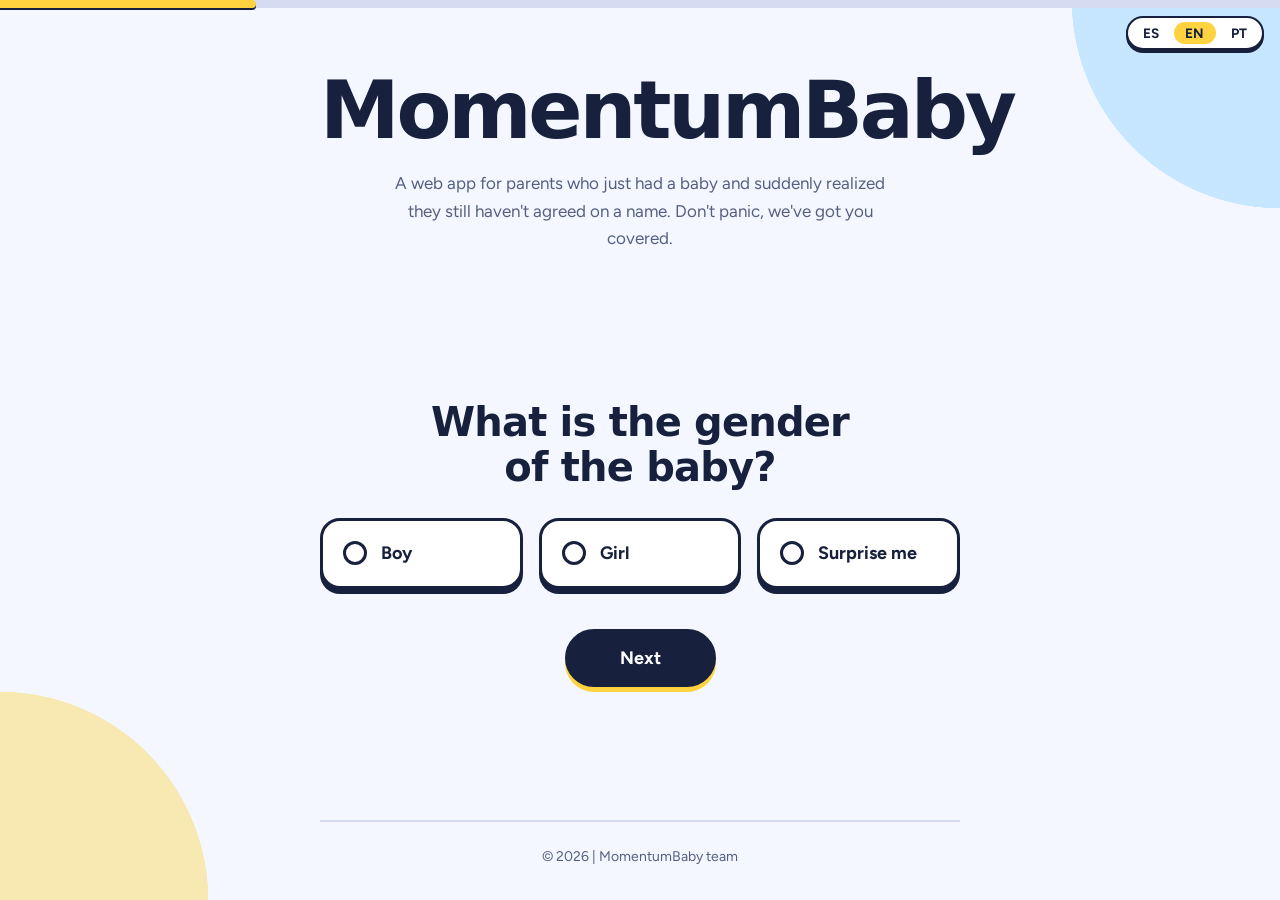
<file: index.html>
<!DOCTYPE html><html lang="es"><head><meta charset="utf-8"><meta http-equiv="refresh" content="0; url=index/index.html"><title>MomentumBaby</title></head><body><a href="index/index.html">MomentumBaby</a></body></html>
</file>
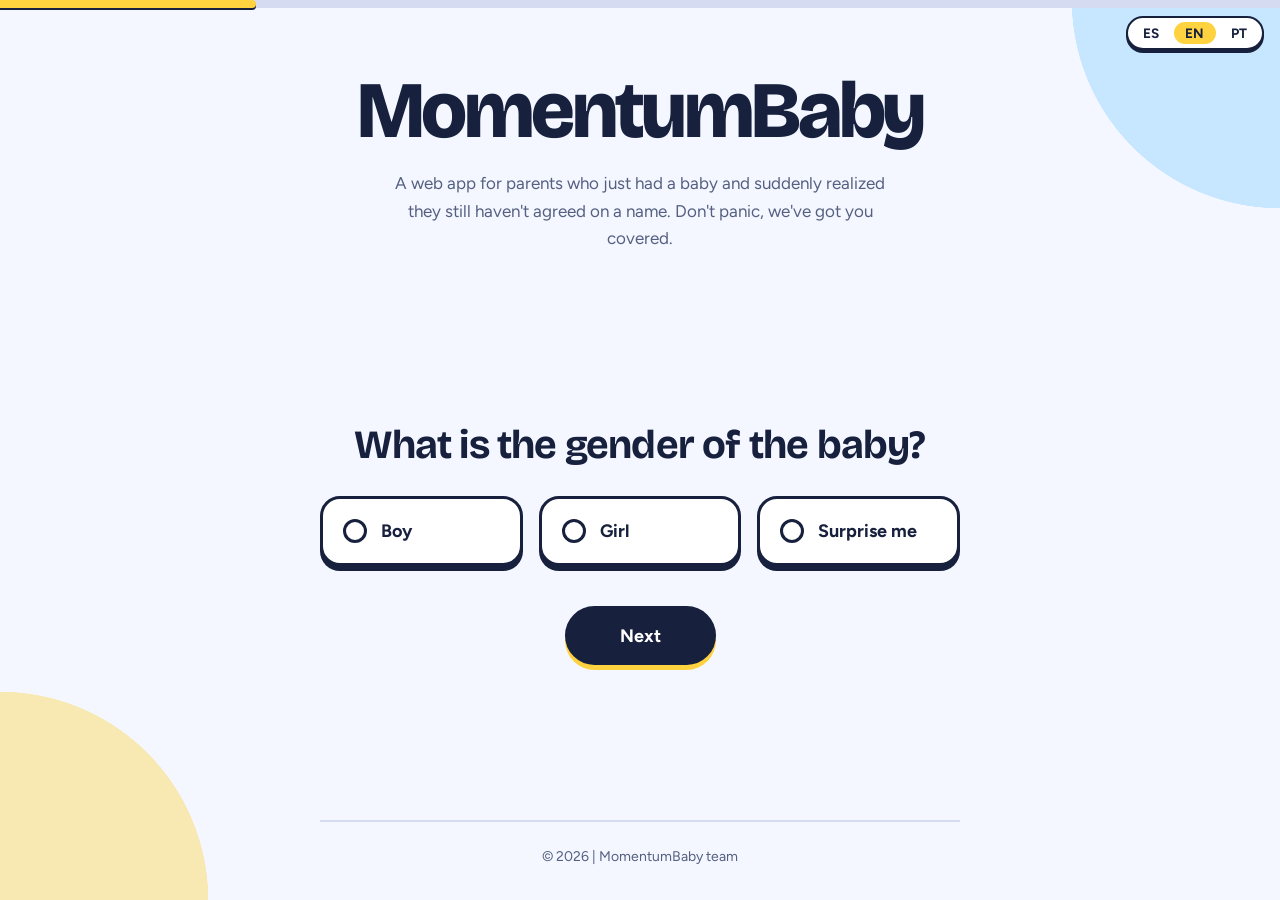
<file: index/index.html>
<!DOCTYPE html>
<html lang="es">
<head>
    <meta charset="UTF-8">
    <meta name="viewport" content="width=device-width, initial-scale=1.0">
    <meta name="description" content="MomentumBaby: generador de nombres para bebés / baby name generator / gerador de nomes para bebés">
    <link rel="stylesheet" href="style.css">
    <title>MomentumBaby</title>
</head>
<body>
    <header>
        <h1>MomentumBaby</h1>
        <p data-i18n="intro">Una web para padres que acaban de tener un bebé y se han dado cuenta de que todavía no se ponen de acuerdo con el nombre. Tranquilos, os echamos una mano.</p>
    </header>
    <main>
        <section class="genero">
            <h1 data-i18n="q_genero"></h1>
            <input type="radio" name="genero" id="male">
            <label for="male" data-i18n="male"></label>
            <input type="radio" name="genero" id="female">
            <label for="female" data-i18n="female"></label>
            <input type="radio" name="genero" id="any">
            <label for="any" data-i18n="any"></label>
        </section>
        <button type="button" onclick="siguiente('index2.html')" data-i18n="siguiente"></button>
    </main>
    <footer>
        <p data-i18n="pie">© 2026 | Equipo MomentumBaby</p>
    </footer>
    <script src="../JS/idiomas.js"></script>
    <script src="../JS/javaScript.js"></script>
</body>
</html>
</file>
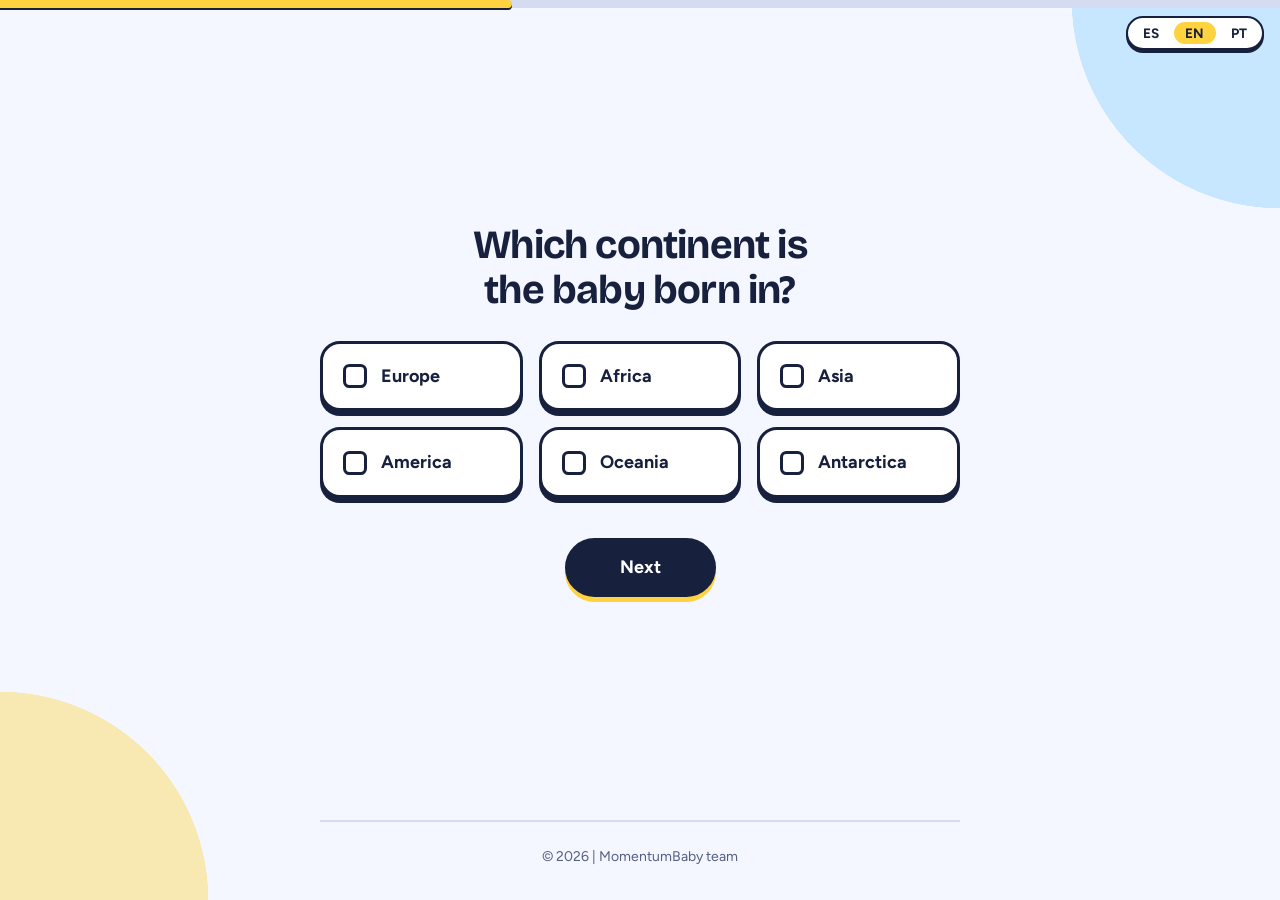
<file: index/index2.html>
<!DOCTYPE html>
<html lang="es">
<head>
    <meta charset="UTF-8">
    <meta name="viewport" content="width=device-width, initial-scale=1.0">
    <meta name="description" content="MomentumBaby: generador de nombres para bebés / baby name generator / gerador de nomes para bebés">
    <link rel="stylesheet" href="style.css">
    <title>MomentumBaby</title>
</head>
<body>
    <main>
        <section class="continente">
            <h1 data-i18n="q_continente"></h1>
            <input type="checkbox" name="continente" id="europa">
            <label for="europa" data-i18n="europa"></label>
            <input type="checkbox" name="continente" id="africa">
            <label for="africa" data-i18n="africa"></label>
            <input type="checkbox" name="continente" id="asia">
            <label for="asia" data-i18n="asia"></label>
            <input type="checkbox" name="continente" id="america">
            <label for="america" data-i18n="america"></label>
            <input type="checkbox" name="continente" id="oceania">
            <label for="oceania" data-i18n="oceania"></label>
            <input type="checkbox" name="continente" id="antartida">
            <label for="antartida" data-i18n="antartida"></label>
        </section>
        <button type="button" onclick="siguiente('index3.html')" data-i18n="siguiente"></button>
    </main>
    <footer>
        <p data-i18n="pie">© 2026 | Equipo MomentumBaby</p>
    </footer>
    <script src="../JS/idiomas.js"></script>
    <script src="../JS/javaScript.js"></script>
</body>
</html>
</file>
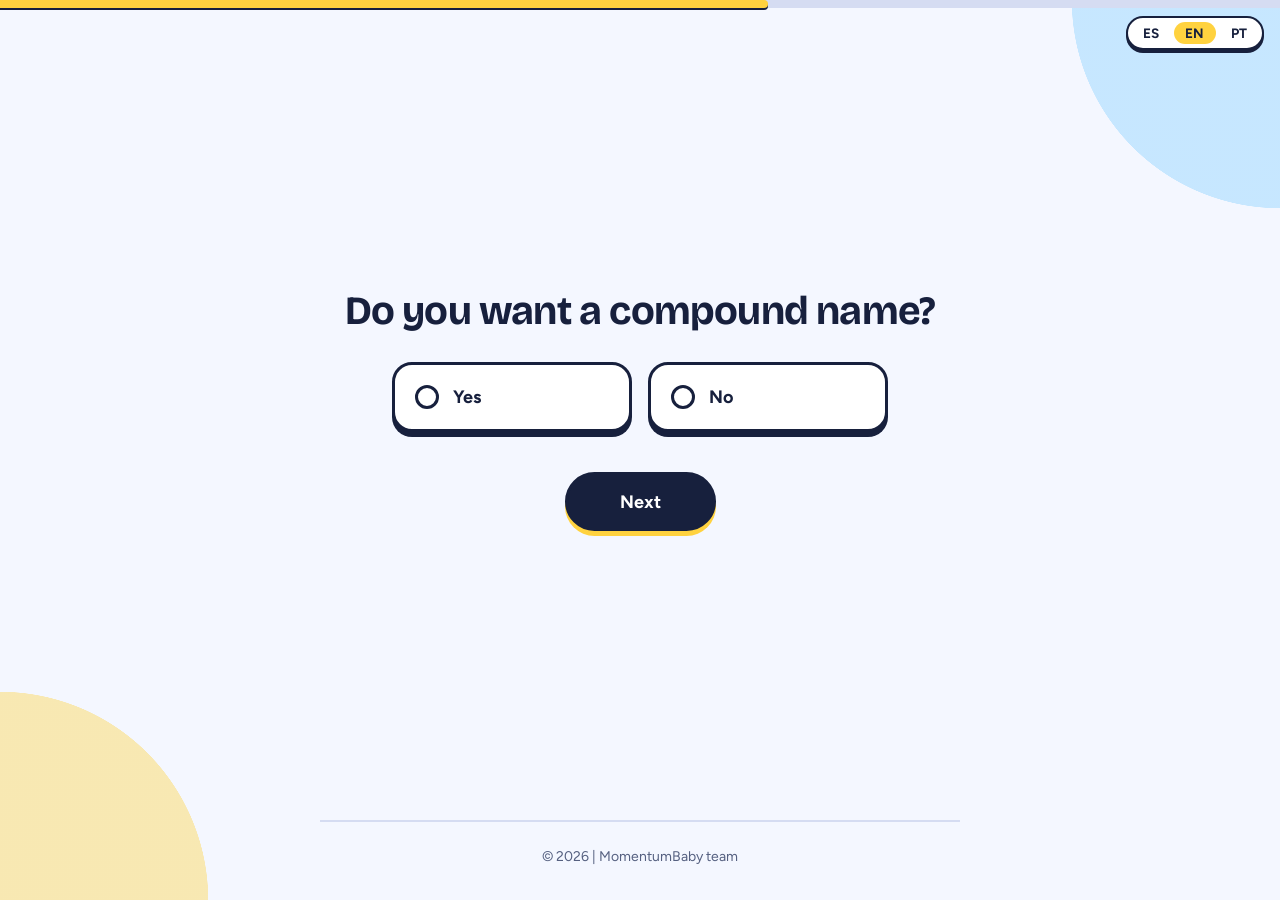
<file: index/index3.html>
<!DOCTYPE html>
<html lang="es">
<head>
    <meta charset="UTF-8">
    <meta name="viewport" content="width=device-width, initial-scale=1.0">
    <meta name="description" content="MomentumBaby: generador de nombres para bebés / baby name generator / gerador de nomes para bebés">
    <link rel="stylesheet" href="style.css">
    <title>MomentumBaby</title>
</head>
<body>
    <main>
        <section class="compuesto">
            <h1 data-i18n="q_compuesto"></h1>
            <input type="radio" name="compuesto" id="yes">
            <label for="yes" data-i18n="yes"></label>
            <input type="radio" name="compuesto" id="no">
            <label for="no" data-i18n="no"></label>
        </section>
        <button type="button" onclick="siguiente('index4.html')" data-i18n="siguiente"></button>
    </main>
    <footer>
        <p data-i18n="pie">© 2026 | Equipo MomentumBaby</p>
    </footer>
    <script src="../JS/idiomas.js"></script>
    <script src="../JS/javaScript.js"></script>
</body>
</html>
</file>
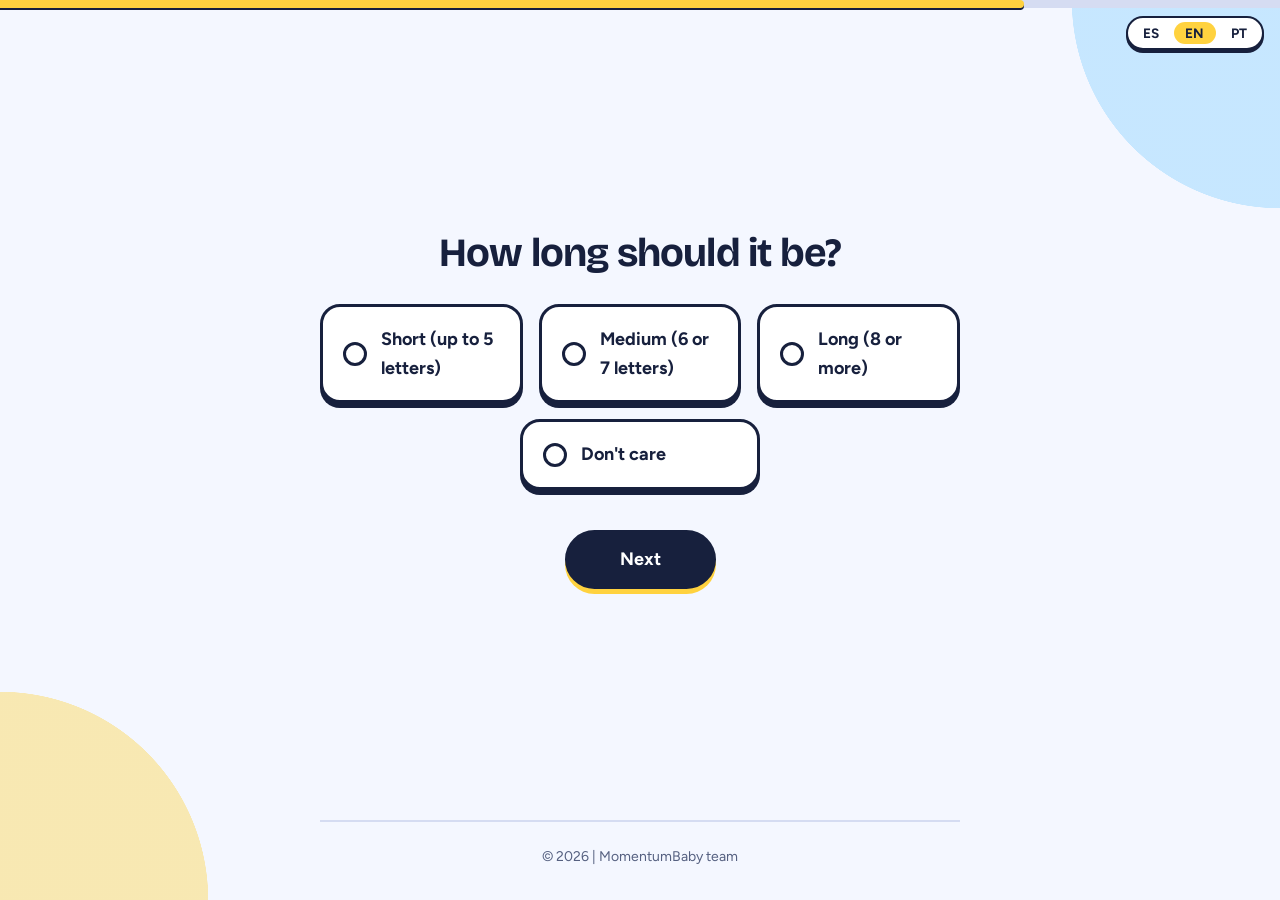
<file: index/index4.html>
<!DOCTYPE html>
<html lang="es">
<head>
    <meta charset="UTF-8">
    <meta name="viewport" content="width=device-width, initial-scale=1.0">
    <meta name="description" content="MomentumBaby: generador de nombres para bebés / baby name generator / gerador de nomes para bebés">
    <link rel="stylesheet" href="style.css">
    <title>MomentumBaby</title>
</head>
<body>
    <main>
        <section class="largo">
            <h1 data-i18n="q_largo"></h1>
            <input type="radio" name="largo" id="short">
            <label for="short" data-i18n="short"></label>
            <input type="radio" name="largo" id="medium">
            <label for="medium" data-i18n="medium"></label>
            <input type="radio" name="largo" id="long">
            <label for="long" data-i18n="long"></label>
            <input type="radio" name="largo" id="anylen">
            <label for="anylen" data-i18n="anylen"></label>
        </section>
        <button type="button" onclick="siguiente('index5.html')" data-i18n="siguiente"></button>
    </main>
    <footer>
        <p data-i18n="pie">© 2026 | Equipo MomentumBaby</p>
    </footer>
    <script src="../JS/idiomas.js"></script>
    <script src="../JS/javaScript.js"></script>
</body>
</html>
</file>
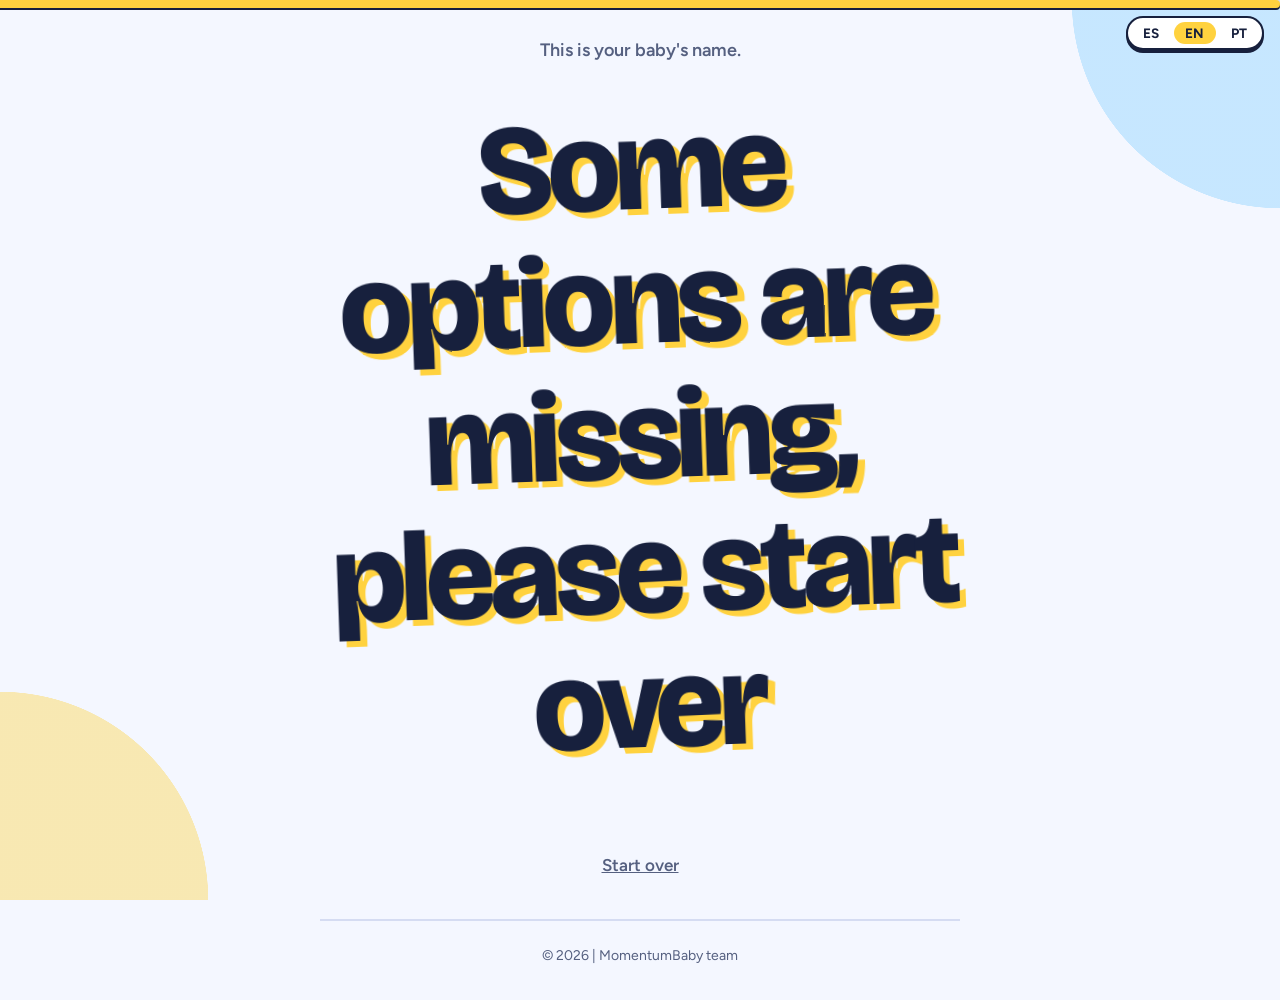
<file: index/index5.html>
<!DOCTYPE html>
<html lang="es">
<head>
    <meta charset="UTF-8">
    <meta name="viewport" content="width=device-width, initial-scale=1.0">
    <meta name="description" content="MomentumBaby: generador de nombres para bebés / baby name generator / gerador de nomes para bebés">
    <link rel="stylesheet" href="style.css">
    <title>MomentumBaby</title>
</head>
<body>
    <main>
        <h1 data-i18n="resultado"></h1>
        <p id="nombreBebe"></p>
        <p id="ocurrencia" class="ocurrencia"></p>
        <div class="acciones">
            <button type="button" id="otro" data-i18n="otro"></button>
            <button type="button" id="guardar" class="secundario" aria-pressed="false"></button>
            <button type="button" id="copiar" class="secundario" data-i18n="copiar"></button>
        </div>
        <aside id="favoritos" class="favoritos" hidden>
            <h2 data-i18n="favoritos"></h2>
            <ul id="listaFavoritos"></ul>
        </aside>
        <a class="reiniciar" href="index.html" data-i18n="reiniciar"></a>
    </main>
    <footer>
        <p data-i18n="pie">© 2026 | Equipo MomentumBaby</p>
    </footer>
    <script src="../JS/nombres.js"></script>
    <script src="../JS/idiomas.js"></script>
    <script src="../JS/javaScript.js"></script>
</body>
</html>
</file>
<file: index/style.css>
/* MomentumBaby - hoja de estilos común a las 5 páginas */
/* Concepto: bloques de juguete. Las opciones se "hunden" al elegirlas y el nombre final es una pegatina grande. */

@import url("https://fonts.googleapis.com/css2?family=Bricolage+Grotesque:opsz,wght@12..96,500..800&family=Figtree:wght@400;600;700&display=swap");

:root {
    color-scheme: light dark;

    --fondo: #f4f7ff;
    --superficie: #ffffff;
    --tinta: #17203d;
    --tinta-suave: #556080;
    --borde: #17203d;
    --linea: #d5dcf2;
    --foco: #3b5bdb;

    /* Colores de los bloques */
    --cielo: #8fd3ff;
    --sol: #ffd23f;
    --rosa: #ff9ec4;
    --menta: #8de3b0;
    --lila: #c3b1ff;
    --ficha-texto: #17203d;

    /* Formas de fondo */
    --forma-1: rgba(143, 211, 255, 0.45);
    --forma-2: rgba(255, 210, 63, 0.4);
    --radio-forma: clamp(7rem, 22vw, 13rem);

    --boton-fondo: #17203d;
    --boton-texto: #ffffff;

    --fuente-titulos: "Bricolage Grotesque", "Trebuchet MS", system-ui, sans-serif;
    --fuente-texto: "Figtree", "Segoe UI", system-ui, sans-serif;

    --radio-bloque: 1.25rem;
    --grosor: 3px;
    --transicion: 0.15s ease;
    --paso: 0%;
}

@media (prefers-color-scheme: dark) {
    :root {
        --fondo: #12182f;
        --superficie: #1e2750;
        --tinta: #f2f4ff;
        --tinta-suave: #a9b2d6;
        --borde: #f2f4ff;
        --linea: #2f3a69;
        --foco: #9fb2ff;
        --forma-1: rgba(143, 211, 255, 0.14);
        --forma-2: rgba(255, 210, 63, 0.12);
        --boton-fondo: #ffd23f;
        --boton-texto: #17203d;
    }
}

*,
*::before,
*::after {
    box-sizing: border-box;
}

body {
    margin: 0;
    min-height: 100vh;
    min-height: 100dvh;
    display: flex;
    flex-direction: column;
    align-items: center;
    padding: 0 1.25rem;
    background:
        radial-gradient(circle at 100% 0%, var(--forma-1) 0 var(--radio-forma), transparent calc(var(--radio-forma) + 0.5px)),
        radial-gradient(circle at 0% 100%, var(--forma-2) 0 var(--radio-forma), transparent calc(var(--radio-forma) + 0.5px)),
        var(--fondo);
    background-attachment: fixed;
    color: var(--tinta);
    font-family: var(--fuente-texto);
    font-size: 1.0625rem;
    line-height: 1.6;
    -webkit-font-smoothing: antialiased;
}

/* Progreso: pista + relleno. Cada página se reconoce por su sección. */

body::before,
body::after {
    content: "";
    position: fixed;
    top: 0;
    left: 0;
    height: 8px;
}

body::before {
    right: 0;
    background: var(--linea);
}

body::after {
    width: var(--paso);
    background: var(--sol);
    border-radius: 0 999px 999px 0;
    box-shadow: 0 2px 0 var(--borde);
}

body:has(.genero) {
    --paso: 20%;
}

body:has(.continente) {
    --paso: 40%;
}

body:has(.compuesto) {
    --paso: 60%;
}

body:has(.largo) {
    --paso: 80%;
}

body:has(#nombreBebe) {
    --paso: 100%;
}

/* Cabecera (solo en la primera página) */

header {
    width: 100%;
    max-width: 40rem;
    padding: 4.5rem 0 1rem;
    text-align: center;
}

header h1 {
    margin: 0 0 1.25rem;
    font-family: var(--fuente-titulos);
    font-size: clamp(3rem, 11vw, 5rem);
    font-weight: 800;
    line-height: 0.98;
    letter-spacing: -0.04em;
}

header p {
    margin: 0 auto;
    max-width: 32rem;
    color: var(--tinta-suave);
}

/* Contenido principal */

main {
    flex: 1;
    width: 100%;
    max-width: 40rem;
    display: flex;
    flex-direction: column;
    align-items: center;
    justify-content: center;
    gap: 2.5rem;
    padding: 2.5rem 0;
    text-align: center;
}

main h1 {
    margin: 0;
    font-family: var(--fuente-titulos);
    font-size: clamp(1.75rem, 5.5vw, 2.5rem);
    font-weight: 700;
    line-height: 1.12;
    letter-spacing: -0.02em;
    text-wrap: balance;
}

/* En la página del resultado el título queda discreto para que mande el nombre */

main > h1:has(+ #nombreBebe) {
    color: var(--tinta-suave);
    font-family: var(--fuente-texto);
    font-size: 1.125rem;
    font-weight: 600;
    letter-spacing: 0;
}

/* Preguntas: cada opción es un bloque de juguete */

section {
    position: relative;
    width: 100%;
    display: flex;
    flex-wrap: wrap;
    justify-content: center;
    gap: 1rem;
}

section h1 {
    width: 100%;
    margin-bottom: 0.75rem;
}

/* El input real se oculta visualmente pero sigue accesible con teclado y lectores de pantalla */

section input {
    position: absolute;
    opacity: 0;
    width: 1px;
    height: 1px;
    pointer-events: none;
}

section label {
    --c: var(--cielo);

    flex: 1 1 9.5rem;
    max-width: 15rem;
    display: flex;
    align-items: center;
    gap: 0.875rem;
    padding: 1.125rem 1.25rem;
    background: var(--superficie);
    border: var(--grosor) solid var(--borde);
    border-radius: var(--radio-bloque);
    box-shadow: 0 5px 0 var(--borde);
    font-size: 1.125rem;
    font-weight: 700;
    text-align: left;
    cursor: pointer;
    transition: transform var(--transicion), box-shadow var(--transicion),
        background var(--transicion), color var(--transicion);
}

/* Cada bloque tiene su color; sirve para distinguir los continentes de un vistazo */

section label:nth-of-type(1) {
    --c: var(--cielo);
}

section label:nth-of-type(2) {
    --c: var(--sol);
}

section label:nth-of-type(3) {
    --c: var(--rosa);
}

section label:nth-of-type(4) {
    --c: var(--menta);
}

section label:nth-of-type(5) {
    --c: var(--lila);
}

section label:hover {
    background: color-mix(in srgb, var(--c) 35%, var(--superficie));
    transform: translateY(-2px);
    box-shadow: 0 7px 0 var(--borde);
}

/* Indicador: círculo para una opción única, cuadrado redondeado para varias */

section label::before {
    content: "";
    flex: none;
    width: 1.5rem;
    height: 1.5rem;
    border: var(--grosor) solid var(--borde);
    border-radius: 50%;
    background-color: var(--superficie);
    background-position: center;
    background-repeat: no-repeat;
    background-size: 80%;
    transition: background-color var(--transicion);
}

section input[type="checkbox"] + label::before {
    border-radius: 0.4rem;
}

/* Bloque elegido: se colorea y se hunde, como un botón físico pulsado */

section input:checked + label {
    background: var(--c);
    color: var(--ficha-texto);
    transform: translateY(4px);
    box-shadow: 0 1px 0 var(--borde);
}

section input:checked + label::before {
    background-color: #17203d;
    border-color: #17203d;
    background-image: url("data:image/svg+xml,%3Csvg xmlns='http://www.w3.org/2000/svg' viewBox='0 0 16 16'%3E%3Cpath d='M3.5 8.5l3 3 6-7' fill='none' stroke='%23ffffff' stroke-width='2.2' stroke-linecap='round' stroke-linejoin='round'/%3E%3C/svg%3E");
}

section input:focus-visible + label {
    outline: 3px solid var(--foco);
    outline-offset: 4px;
}

/* Botón principal: mismo lenguaje que los bloques */

button {
    padding: 0.95rem 3.25rem;
    background: var(--boton-fondo);
    border: var(--grosor) solid var(--borde);
    border-radius: 999px;
    box-shadow: 0 5px 0 var(--sol);
    color: var(--boton-texto);
    font-family: var(--fuente-texto);
    font-size: 1.125rem;
    font-weight: 700;
    cursor: pointer;
    transition: transform var(--transicion), box-shadow var(--transicion);
}

button:hover {
    transform: translateY(-2px);
    box-shadow: 0 7px 0 var(--sol);
}

button:active {
    transform: translateY(4px);
    box-shadow: 0 1px 0 var(--sol);
}

button:focus-visible {
    outline: 3px solid var(--foco);
    outline-offset: 4px;
}

/* Resultado: el nombre es una pegatina enorme. Es lo único que se anima solo. */

#nombreBebe {
    margin: 0;
    padding: 0 0.5rem;
    color: var(--tinta);
    font-family: var(--fuente-titulos);
    font-size: clamp(3.5rem, 16vw, 8rem);
    font-weight: 800;
    line-height: 1.05;
    letter-spacing: -0.04em;
    text-shadow: 0.05em 0.05em 0 var(--sol);
    overflow-wrap: anywhere;
    transform: rotate(-2deg);
    animation: aparecer 0.8s cubic-bezier(0.3, 1.4, 0.5, 1) both;
}

#nombreBebe:empty {
    display: none;
}

@keyframes aparecer {
    from {
        opacity: 0;
        transform: scale(0.5) rotate(-10deg);
    }
    to {
        opacity: 1;
        transform: scale(1) rotate(-2deg);
    }
}

/* Pie de página */

footer {
    width: 100%;
    max-width: 40rem;
    margin-top: auto;
    padding: 1.5rem 0 2rem;
    border-top: 2px solid var(--linea);
    color: var(--tinta-suave);
    font-size: 0.875rem;
    text-align: center;
}

footer p {
    margin: 0;
}

/* Móvil: bloques y botón a todo el ancho */

@media (max-width: 480px) {
    header {
        padding-top: 3.5rem;
    }

    section label {
        flex-basis: 100%;
        max-width: none;
    }

    button {
        width: 100%;
    }
}

@media (prefers-reduced-motion: reduce) {
    *,
    *::before,
    *::after {
        animation: none !important;
        transition: none !important;
    }
}

/* ---------- Añadidos: idiomas, resultado con acciones y favoritos ---------- */

:root {
    --error: #b42318;
}

@media (prefers-color-scheme: dark) {
    :root {
        --error: #ff8a8a;
    }
}

/* Selector de idioma ES / EN / PT, arriba a la derecha */

.idiomas {
    position: fixed;
    top: 1rem;
    right: 1rem;
    z-index: 5;
    display: flex;
    gap: 0.25rem;
    padding: 0.25rem;
    background: var(--superficie);
    border: 2px solid var(--borde);
    border-radius: 999px;
    box-shadow: 0 3px 0 var(--borde);
}

.idiomas button,
.idiomas button:hover,
.idiomas button:active {
    width: auto;
    padding: 0.2rem 0.7rem;
    background: transparent;
    border: 0;
    border-radius: 999px;
    box-shadow: none;
    color: var(--tinta);
    font-size: 0.85rem;
    transform: none;
}

.idiomas button:hover {
    background: color-mix(in srgb, var(--sol) 40%, transparent);
}

.idiomas button[aria-pressed="true"] {
    background: var(--sol);
    color: #17203d;
}

/* Mensaje cuando se pulsa Siguiente sin elegir nada */

.aviso {
    margin: -1rem 0 0;
    color: var(--error);
    font-weight: 700;
}

/* Resultado */

.ocurrencia {
    max-width: 30rem;
    margin: 0;
    color: var(--tinta-suave);
    font-style: italic;
}

.acciones {
    display: flex;
    flex-wrap: wrap;
    justify-content: center;
    gap: 1rem;
}

.acciones[hidden],
.favoritos[hidden] {
    display: none;
}

.acciones button {
    padding: 0.8rem 1.75rem;
}

button.secundario {
    background: var(--superficie);
    box-shadow: 0 5px 0 var(--borde);
    color: var(--tinta);
}

button.secundario:hover {
    box-shadow: 0 7px 0 var(--borde);
}

button.secundario:active {
    box-shadow: 0 1px 0 var(--borde);
}

.reiniciar {
    color: var(--tinta-suave);
    font-weight: 600;
}

/* Favoritos guardados en el navegador */

.favoritos {
    width: 100%;
    padding: 1.25rem;
    background: var(--superficie);
    border: var(--grosor) solid var(--borde);
    border-radius: var(--radio-bloque);
    box-shadow: 0 5px 0 var(--borde);
}

.favoritos h2 {
    margin: 0 0 0.75rem;
    font-family: var(--fuente-titulos);
    font-size: 1.25rem;
}

.favoritos ul {
    display: flex;
    flex-wrap: wrap;
    justify-content: center;
    gap: 0.5rem;
    margin: 0;
    padding: 0;
    list-style: none;
}

.favoritos li {
    display: flex;
    align-items: center;
    gap: 0.4rem;
    padding: 0.25rem 0.4rem 0.25rem 0.9rem;
    background: color-mix(in srgb, var(--rosa) 45%, var(--superficie));
    border: 2px solid var(--borde);
    border-radius: 999px;
    font-weight: 700;
}

.favoritos li button {
    width: 1.6rem;
    height: 1.6rem;
    padding: 0;
    background: transparent;
    border: 0;
    border-radius: 50%;
    box-shadow: none;
    color: var(--tinta);
    font-size: 1.1rem;
    line-height: 1;
}

.favoritos li button:hover,
.favoritos li button:active {
    background: color-mix(in srgb, var(--borde) 15%, transparent);
    box-shadow: none;
    transform: none;
}

@media (max-width: 480px) {
    .acciones {
        width: 100%;
    }

    .idiomas button {
        width: auto;
    }

    .favoritos li button {
        width: 1.6rem;
    }
}
</file>
